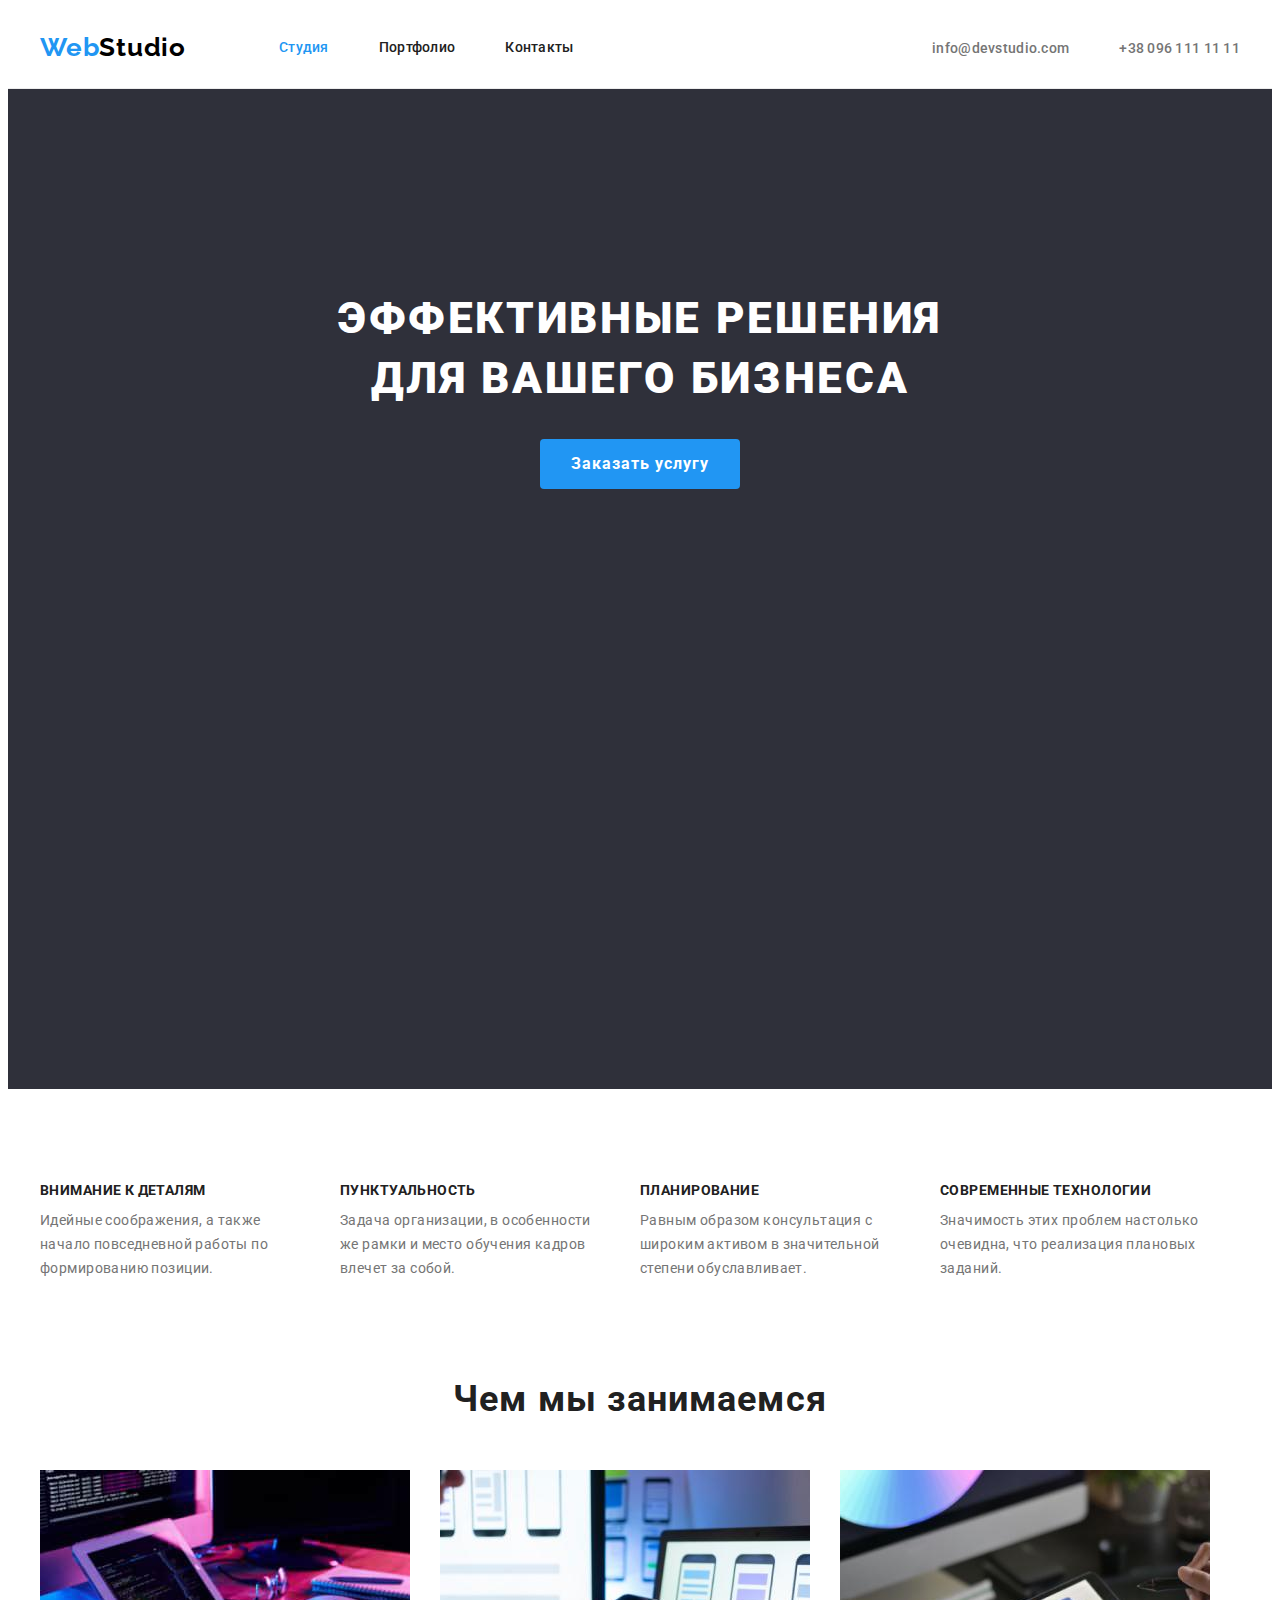
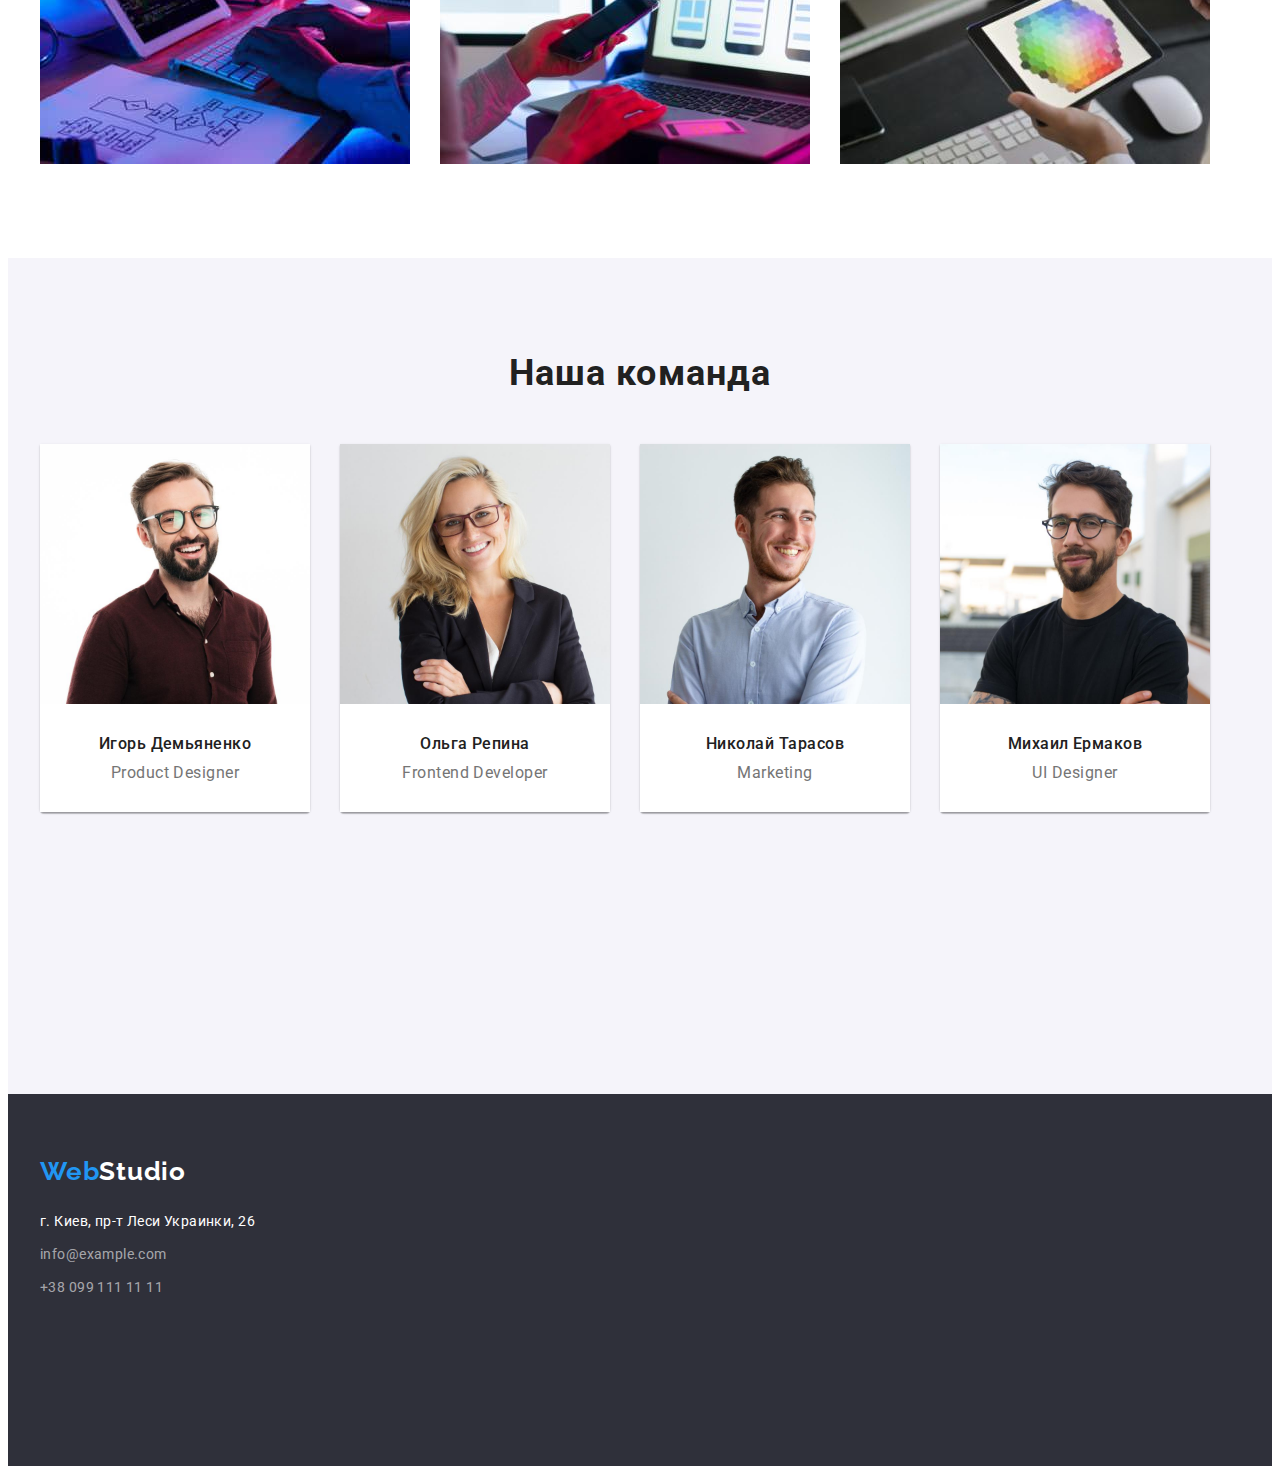
<file: index.html>
<!DOCTYPE html>
<html lang="ru">
<head>
    <meta charset="UTF-8">
    <meta http-equiv="X-UA-Compatible" content="IE=edge">
    <meta name="viewport" content="width=device-width, initial-scale=1.0">
    <title>Document</title>
    <link rel="preconnect" href="https://fonts.googleapis.com">
    <link rel="preconnect" href="https://fonts.gstatic.com" crossorigin>
    <link href="https://fonts.googleapis.com/css2?family=Raleway:wght@700&family=Roboto:wght@400;500;700;900&display=swap"
        rel="stylesheet">
    <link rel="stylesheet" href="https://cdnjs.cloudflare.com/ajax/libs/modern-normalize/1.1.0/modern-normalize.min.css"
            integrity="sha512-wpPYUAdjBVSE4KJnH1VR1HeZfpl1ub8YT/NKx4PuQ5NmX2tKuGu6U/JRp5y+Y8XG2tV+wKQpNHVUX03MfMFn9Q=="
            crossorigin="anonymous" referrerpolicy="no-referrer" />
      
    <link rel="stylesheet" href="./css/reset.css">
    <link rel="stylesheet" href="./css/styles.css" />
</head>
<body>
    <!--Верхня лінія-->
    <header>
        <div class="container header-conteiner">
        <a href="" class="logo">Web<span class="head">Studio</span></a>
            
        <nav>
            <ul class="menu-nav">
                <li class="list"><a href="./index.html" class="site-nav current">Студия</a></li>
                <li class="list"><a href="./portfolio.html" class="site-nav">Портфолио</a></li>
                <li class="list"><a href="" class="site-nav">Контакты</a></li>
            </ul>
            </nav>
    
            <ul class="auth-header">
            <li class="list"><a href="" class="link-mail">info@devstudio.com</a></li>
            <li class="list"><a href="" class="link-tel">+38 096 111 11 11</a></li>
        </ul>
    
        </div>
        </header>

    <main>
        <!--Шапка-->
        <section class="hero section">
            <h1 class="hero-title">Эффективные решения для вашего бизнеса</h1>
            <button class="hero-btn" type="button">Заказать услугу</button>
        </section>
        
        <!--Особливості-->
        <section class="section features">
            <div class="container">
            <h2 hidden>Особенности</h2>
                 <ul class="features-section">
                    <li class="list">
                        <h3 class="features-title">Внимание к деталям</h3>
                        <p class="features-text">Идейные соображения, а также начало повседневной работы по формированию позиции.</p>
                    </li>
                    <li class="list">
                        <h3 class="features-title">Пунктуальность</h3>
                        <p class="features-text">Задача организации, в особенности же рамки и место обучения кадров влечет за собой.</p>
                    </li>
                    <li class="list">
                        <h3 class="features-title">Планирование</h3>
                        <p class="features-text">Равным образом консультация с широким активом в значительной степени обуславливает.</p>
                    </li>
                    <li class="list">
                        <h3 class="features-title">Современные технологии</h3>
                        <p class="features-text">Значимость этих проблем настолько очевидна, что реализация плановых заданий.</p>
                    </li>
                </ul>
                </div>
        </section>       
        <!--Чим ми займаємось-->
        <section class="section about-section">
            <div class="container">
            <h2 class="about-title">Чем мы занимаемся</h2>
            <ul class="about">
                <li class="list"><img class="about-item" src="./images/box1.jpg" alt="Фото монитора с работающим программистом" width="370" height="294"></li>
                <li class="list"><img class="about-item" src="./images/box2.jpg" alt="Фото телефона в руке и на мониторе" width="370" height="294"></li>
                <li class="list"><img class="about-item" src="./images/box3.jpg" alt="Фото планшета с цветовой гаммой" width="370" height="294"></li>
            </ul>
            </div>
        </section>

        <!--Наша команда-->
        <section class="team section">
            <div class="container">
            <h2 class="team-title">Наша команда</h2>
            <ul class="team-section">
                <li class="list">
                    <img class="team-item" src="./images/img1.jpg" alt="Фото Игоря Демьяненко" width="270" height="260">
                    <div class="team-card">
                        <h3 class="team-name">Игорь Демьяненко</h3>
                        <p lang="en" class="team-position">Product Designer</p>
                    </div>
                    
                </li>
                <li class="list">
                    <img class="team-item" src="./images/img2.jpg" alt="Фото Ольги Репиной" width="270" height="260">
                    <div class="team-card">
                        <h3 class="team-name">Ольга Репина</h3>
                        <p lang="en" class="team-position">Frontend Developer</p>
                    </div>
                </li>
                <li class="list">
                    <img class="team-item" src="./images/img3.jpg" alt="Фото Николая Тарасова" width="270" height="260">
                    <div class="team-card">
                        <h3 class="team-name">Николай Тарасов</h3>
                        <p lang="en" class="team-position">Marketing</p>
                    </div>
                </li>
                <li class="list">
                    <img class="team-item" src="./images/img4.jpg" alt="Фото Михаила Ермакова" width="270" height="260">
                    <div class="team-card">
                        <h3 class="team-name">Михаил Ермаков</h3>
                        <p lang="en" class="team-position">UI Designer</p>
                    </div>
                </li>
            </ul>
            </div>
        </section>
    </main>

    <!--Підвал-->
    <footer>
        <div class="container">
        <a href="" class="logo foot-logo">Web<span class="foot">Studio</span></a>
        <address>
            <div class="footer-address">
            <ul>
                <li class="list foot-list">
                    <a href="" class="foot-link">г. Киев, пр-т Леси Украинки, 26</a>
                </li>
                <li class="list foot-list">
                    <a href="mailto:info@example.com" class="foot-mail">info@example.com</a>
                </li>
                <li class="list foot-list">
                    <a href="tel:+380991111111" class="foot-tel">+38 099 111 11 11</a>
                </li>
            </ul>
            </div>
        </address>
        </div>
    </footer>
</body>
</html>
</file>
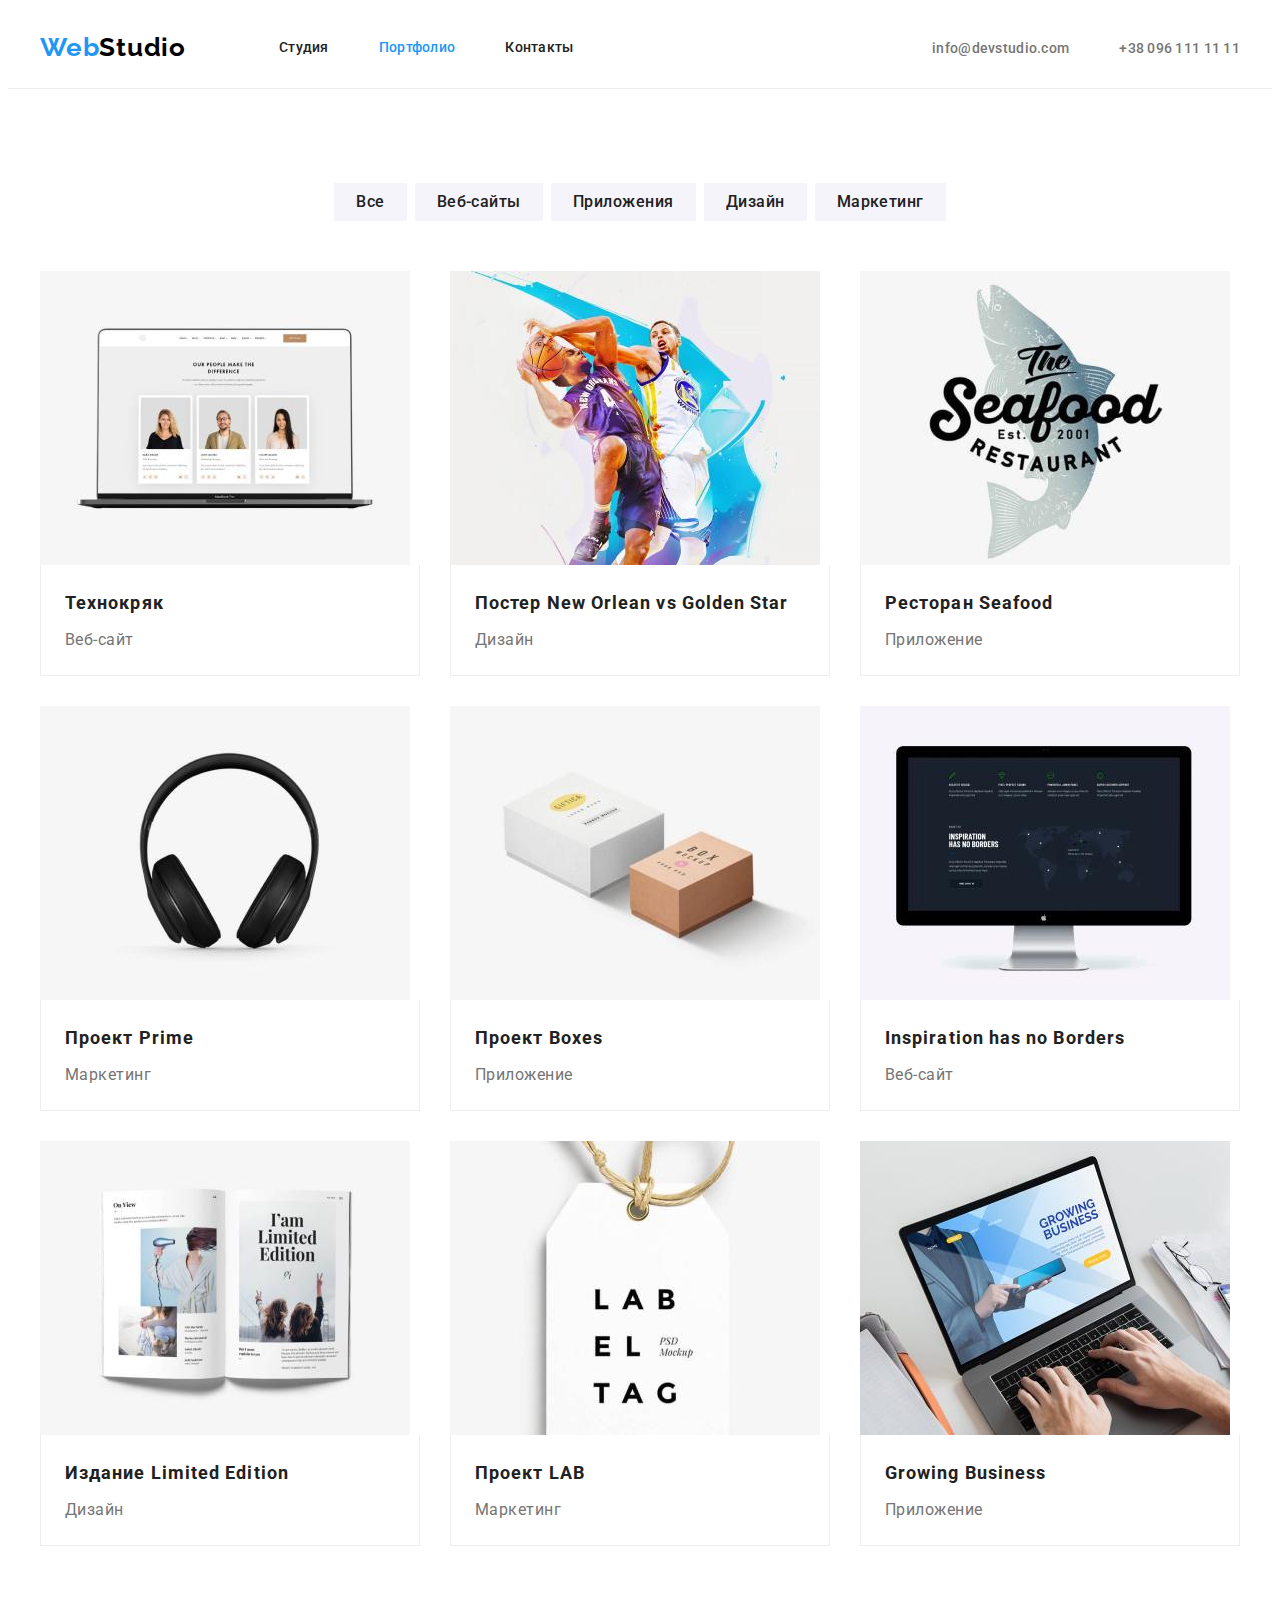
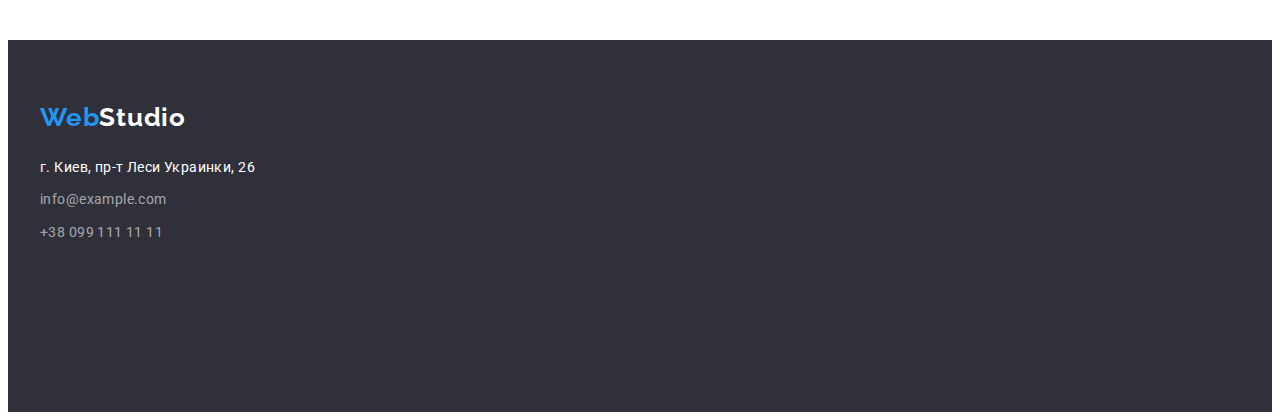
<file: portfolio.html>
<!DOCTYPE html>
<html lang="ru">
<head>
    <meta charset="UTF-8">
    <meta http-equiv="X-UA-Compatible" content="IE=edge">
    <meta name="viewport" content="width=device-width, initial-scale=1.0">
    <title>Document</title>
    <link rel="preconnect" href="https://fonts.googleapis.com">
    <link rel="preconnect" href="https://fonts.gstatic.com" crossorigin>
    <link href="https://fonts.googleapis.com/css2?family=Raleway:wght@700&family=Roboto:wght@400;500;700;900&display=swap"
        rel="stylesheet">
    <link rel="stylesheet" href="https://cdnjs.cloudflare.com/ajax/libs/modern-normalize/1.1.0/modern-normalize.min.css"
        integrity="sha512-wpPYUAdjBVSE4KJnH1VR1HeZfpl1ub8YT/NKx4PuQ5NmX2tKuGu6U/JRp5y+Y8XG2tV+wKQpNHVUX03MfMFn9Q=="
        crossorigin="anonymous" referrerpolicy="no-referrer" />
    <link rel="stylesheet" href="./css/reset.css">    
    <link rel="stylesheet" href="./css/styles.css" />
    </head>
        <body>
        <!--Верхня лінія-->
        <header>
            <div class="container header-conteiner">
            <a href="" class="logo">Web<span class="head">Studio</span></a>
    
            <nav>
                <ul class="menu-nav">
                    <li class="list"><a href="./index.html" class="site-nav">Студия</a></li>
                    <li class="list"><a href="./portfolio.html" class="site-nav current">Портфолио</a></li>
                    <li class="list"><a href="" class="site-nav">Контакты</a></li>
                </ul>
    
            </nav>
    
    
            <ul class="auth-header">
                <li class="list"><a href="" class="link-mail">info@devstudio.com</a></li>
                <li class="list"><a href="" class="link-tel">+38 096 111 11 11</a></li>
            </ul>
            </div>
        </header>
<main>
    <!--Портфоліо-->
    <section class="section">
        <div class="container">
        <ul class="filter-conteiner">
            <li class="filter-list"><button class="list filter-btn" type="button">Все</button></li>
            <li class="filter-list"><button class="list filter-btn" type="button">Веб-сайты</button></li>
            <li class="filter-list"><button class="list filter-btn" type="button">Приложения</button></li>
            <li class="filter-list"><button class="list filter-btn" type="button">Дизайн</button></li>
            <li class="filter-list"><button class="list filter-btn" type="button">Маркетинг</button></li>
        </ul>
        <h1 hidden>Проэкты</h1>
        <ul class="project">
            <li class="item">
                <a href="" class="link">
                    <img class="item-img" src="./images/img5.jpg" alt="Монитор" width="370" height="294">
                    <div class="project-card">
                        <h2 class="project-title">Технокряк</h2>
                        <h3 class="site-title">Веб-сайт</h3>
                    </div>
                </a>
            </li>
            <li class="item">
                <a href="" class="link">
                    <img class="item-img" src="./images/img6.jpg" alt="Спортсмены" width="370" height="294">
                    <div class="project-card">
                        <h2 class="project-title">Постер New Orlean vs Golden Star</h2>
                        <h3 class="site-title">Дизайн</h3>
                    </div>
                </a>
            </li>
            <li class="item">
                <a href="" class="link">
                    <img class="item-img" src="./images/img7.jpg" alt="Рыба" width="370" height="294">
                    <div class="project-card">
                        <h2 class="project-title">Ресторан Seafood</h2>
                        <h3 class="site-title">Приложение</h3>
                    </div>
                </a>
            </li>
            <li class="item">
                <a href="" class="link">
                    <img class="item-img" src="./images/img8.jpg" alt="Наушники" width="370" height="294">
                    <div class="project-card">
                        <h2 class="project-title">Проект Prime</h2>
                        <h3 class="site-title">Маркетинг</h3>
                    </div>
                </a>
            </li>
            <li class="item">
                <a href="" class="link">
                    <img class="item-img" src="./images/img9.jpg" alt="Две коробки" width="370" height="294">
                    <div class="project-card">
                        <h2 class="project-title">Проект Boxes</h2>
                        <h3 class="site-title">Приложение</h3>
                    </div>
                </a>
            </li>
            <li class="item">
                <a href="" class="link">
                    <img class="item-img" src="./images/img10.jpg" alt="Монитор" width="370" height="294">
                    <div class="project-card">
                        <h2 class="project-title">Inspiration has no Borders</h2>
                        <h3 class="site-title">Веб-сайт</h3>
                    </div>
                </a>
            </li>
            <li class="item">
                <a href="" class="link">
                    <img class="item-img" src="./images/img11.jpg" alt="Журнал" width="370" height="294">
                    <div class="project-card">
                        <h2 class="project-title">Издание Limited Edition</h2>
                        <h3 class="site-title">Дизайн</h3>
                    </div>
                </a>
            </li>
            <li class="item">
                <a href="" class="link">
                    <img src="./images/img12.jpg" alt="Бирка" width="370" height="294">
                    <div class="project-card">
                        <h2 class="project-title">Проект LAB</h2>
                        <h3 class="site-title">Маркетинг</h3>
                    </div>
                </a>
            </li>
            <li class="item">
                <a href="" class="link">
                    <img class="item-img" src="./images/img13.jpg" alt="Ноутбук" width="370" height="294">
                    <div class="project-card">
                        <h2 class="project-title">Growing Business</h2>
                        <h3 class="site-title">Приложение</h3>
                    </div>
                </a>
            </li>

        </ul>
        </div>
   </section>

</main>
<!--Підвал-->
<footer>
    <div class="container">
        <a href="" class="logo foot-logo">Web<span class="foot">Studio</span></a>
        <address>
            <div class="footer-address">
                <ul>
                    <li class="list foot-list">
                        <a href="" class="foot-link">г. Киев, пр-т Леси Украинки, 26</a>
                    </li>
                    <li class="list foot-list">
                        <a href="mailto:info@example.com" class="foot-mail">info@example.com</a>
                    </li>
                    <li class="list foot-list">
                        <a href="tel:+380991111111" class="foot-tel">+38 099 111 11 11</a>
                    </li>
                </ul>
            </div>
        </address>
    </div>
</footer>
</body>
</html>
</file>
<file: css/styles.css>
:root {
	--accent-color: #2196f3;
	--second-logo-color: #000000;
	--main-color: #ffffff;
	--second-color: #212121;
	--link-color: #ffffff96;
	--text-color: #757575;
	--second-bg-color: #f5f4fa;
	--main-bg-color: #e5e5e5;
	--foot-bg-color: #2f303a;
	--btn-hover-color: #188ce8;
	--stroke-color: #eeeeee;
	--line-color: #ececec;
}

body {
	font-family: Roboto, sans-serif;
	background-color: var(--main-color);
	color: var(--text-color);
}
ul {
	list-style: none;
	padding: 0;
}
ul,
li,
nav,
span {
	display: inline-block;
}

img {
	display: block;
	max-width: 100%;
	height: auto;
}
/*-------Верхня лінія--------*/
/*-------1600*80--------*/
.logo {
	font-family: Raleway;
	font-style: normal;
	font-weight: 700;
	font-size: 26px;
	line-height: 1.38;
	letter-spacing: 0.03em;
	text-decoration: inherit;
	margin-right: 93px;
	color: var(--accent-color);
}
span.head {
	color: var(--second-logo-color);
}
.site-nav {
	display: block;
	padding-top: 32px;
	padding-bottom: 32px;
	font-weight: 500;
	font-size: 14px;
	line-height: 1.14;
	letter-spacing: 0.02em;
	color: var(--second-color);
	text-decoration: inherit;
}
.site-nav:hover,
.site-nav:focus {
	color: var(--accent-color);
}
.menu-nav .site-nav.current {
	color: var(--accent-color);
}
.menu-nav {
	display: flex;
}
.menu-nav .list:not(:last-child) {
	margin-right: 50px;
}
.menu-nav .list {
	display: block;
}
.header-conteiner {
	align-items: center;
}

.auth-header,
.header-conteiner {
	display: flex;
}
.auth-header {
	margin-left: auto;
}

.auth-header .list + .list {
	margin-left: 50px;
}
.link-mail {
	font-weight: 500;
	font-size: 14px;
	line-height: 1.14;
	letter-spacing: 0.02em;
	text-decoration: inherit;
	color: var(--text-color);
}
.link-mail:hover,
.link-mail:focus {
	color: var(--accent-color);
}
.link-tel {
	font-weight: 500;
	font-size: 14px;
	line-height: 1.14;
	letter-spacing: 0.02em;
	text-decoration: inherit;
	color: var(--text-color);
}
.link-tel:hover,
.link-tel:focus {
	color: var(--accent-color);
}
/*------- Шапка--------- */

.section {
	padding-top: 94px;
	padding-bottom: 94px;
}
header {
	min-height: 80px;
	border-bottom: 1px solid var(--line-color);
}
.container {
	width: 1200px;
	padding-left: 15px;
	padding-right: 15px;
	margin: 0 auto;
}

.hero {
	min-height: 600px;
	padding-top: 200px;
	padding-bottom: 200px;
	background-color: var(--foot-bg-color);
}

.hero-title {
	width: 696px;
	height: 120px;
	font-weight: 900;
	font-size: 44px;
	line-height: 1.36;
	text-align: center;
	letter-spacing: 0.06em;
	text-transform: uppercase;
	margin-left: auto;
	margin-right: auto;
	margin-bottom: 30px;
	color: var(--main-color);
}
button {
	cursor: pointer;
}
.hero-btn {
	display: block;
	align-items: center;
	text-align: center;
	margin-left: auto;
	margin-right: auto;
	width: 200px;
	height: 50px;
	border-radius: 4px;
	border-style: none;

	font-family: inherit;
	font-style: normal;
	font-weight: 700;
	font-size: 16px;
	line-height: 1.87;
	letter-spacing: 0.06em;
	color: var(--main-color);
	background-color: var(--accent-color);
}
.hero-btn:hover,
.hero-btn:focus {
	background-color: var(--btn-hover-color);
	border-radius: 0;
}

/*--------Особливості--------*/

.features {
	padding-bottom: 0;
}
.features-section {
	display: flex;
}

.features-section .list:not(:last-child) {
	margin-right: 30px;
}
.features-title {
	margin-bottom: 10px;
	font-weight: 700;
	font-size: 14px;
	line-height: 1.14;
	letter-spacing: 0.03em;
	text-transform: uppercase;
	color: var(--second-color);
}
.features-text {
	width: 270px;
	min-height: 75px;
	font-size: 14px;
	line-height: 1.71;
	letter-spacing: 0.03em;
	color: var(--text-color);
}
/*-------Чим ми займаємось-------*/

.about {
	display: flex;
}
.about-title,
.team-title {
	margin-bottom: 50px;
	font-weight: 700;
	font-size: 36px;
	line-height: 1.17;
	text-align: center;
	letter-spacing: 0.03em;
	color: var(--second-color);
}

.about .list:not(:last-child) {
	margin-right: 30px;
}
/*--------Наша команда--------*/

.team {
	background-color: var(--second-bg-color);
	min-height: 648px;
}

.team-section {
	display: flex;
}
.team-section .list:not(:last-child) {
	margin-right: 30px;
}

.team-section .list {
	box-shadow: 0px 1px 3px rgba(0, 0, 0, 0.12), 0px 1px 1px rgba(0, 0, 0, 0.14), 0px 2px 1px rgba(0, 0, 0, 0.2);
	border-radius: 0px 0px 4px 4px;
}
.team-card {
	padding-top: 30px;
	padding-bottom: 30px;
	background-color: #fff;
}
.team-name {
	margin-bottom: 10px;
	font-weight: 500;
	font-size: 16px;
	line-height: 1.19;
	text-align: center;
	letter-spacing: 0.03em;
	color: var(--second-color);
}
.team-position {
	font-size: 16px;
	line-height: 1.19;
	text-align: center;
	letter-spacing: 0.03em;
	color: var(--text-color);
}

/*--------Підвал---------*/

footer {
	background-color: var(--foot-bg-color);
	min-height: 252px;
	padding-top: 60px;
	padding-bottom: 60px;
}
span.foot {
	color: var(--main-color);
}

.foot-link {
	display: block;
	margin-bottom: 9px;
	font-style: normal;
	font-weight: normal;
	font-size: 14px;
	line-height: 1.71;
	letter-spacing: 0.03em;
	text-decoration: inherit;
	color: var(--main-color);
}
.foot-mail {
	display: block;
	margin-bottom: 9px;
	font-style: normal;
	font-weight: normal;
	font-size: 14px;
	line-height: 1.71;
	letter-spacing: 0.03em;
	text-decoration: inherit;
	color: var(--link-color);
}
.foot-tel {
	display: block;
	font-style: normal;
	font-weight: normal;
	font-size: 14px;
	line-height: 1.71;
	letter-spacing: 0.03em;
	text-decoration: inherit;
	color: var(--link-color);
}
.foot-link:hover,
.foot-link:focus,
.foot-mail:hover,
.foot-tel:hover,
.foot-mail:focus,
.foot-tel:focus {
	color: var(--accent-color);
}

.footer-address {
	display: flex;
	flex-wrap: wrap;
	width: 231px;
	margin-top: 20px;
}
/*------------Портфоліо------------*/

.filter-conteiner {
	display: flex;
	justify-content: center;
	margin-left: auto;
	margin-right: auto;
	margin-bottom: 50px;
}

.filter-list:not(:last-child) {
	margin-right: 8px;
}
.filter-btn {
	border-style: none;
	padding: 6px 22px;
	font-family: inherit;
	font-style: normal;
	font-weight: 500;
	font-size: 16px;
	line-height: 1.62;
	text-align: center;
	letter-spacing: 0.03em;
	background: var(--second-bg-color);
	color: var(--second-color);
}

.filter-btn:hover,
.filter-btn:focus {
	background: var(--accent-color);
	color: var(--main-color);
}
.link {
	text-decoration: none;
}
.project {
	display: flex;
	flex-wrap: wrap;
	margin-right: -30px;
}

.project > .item {
	margin-right: 30px;
	flex-basis: calc(100% / 3 - 30px);
}

.project .item:not(:nth-last-child(-n + 3)) {
	margin-bottom: 30px;
}
.item:nth-child(3n) {
	margin-right: 0;
}

.project-title {
	margin-bottom: 4px;
	font-weight: bold;
	font-size: 18px;
	line-height: 2;
	letter-spacing: 0.06em;
	color: var(--second-color);
}
.site-title {
	font-style: normal;
	font-weight: normal;
	font-size: 16px;
	line-height: 1.87;
	letter-spacing: 0.03em;
	text-decoration: inherit;
	color: var(--text-color);
}
.project-card {
	background: #ffffff;
	border: 1px solid #eeeeee;
	box-sizing: border-box;
	border-top: none;
	padding-top: 20px;
	padding-bottom: 20px;
	padding-left: 24px;
}
</file>
